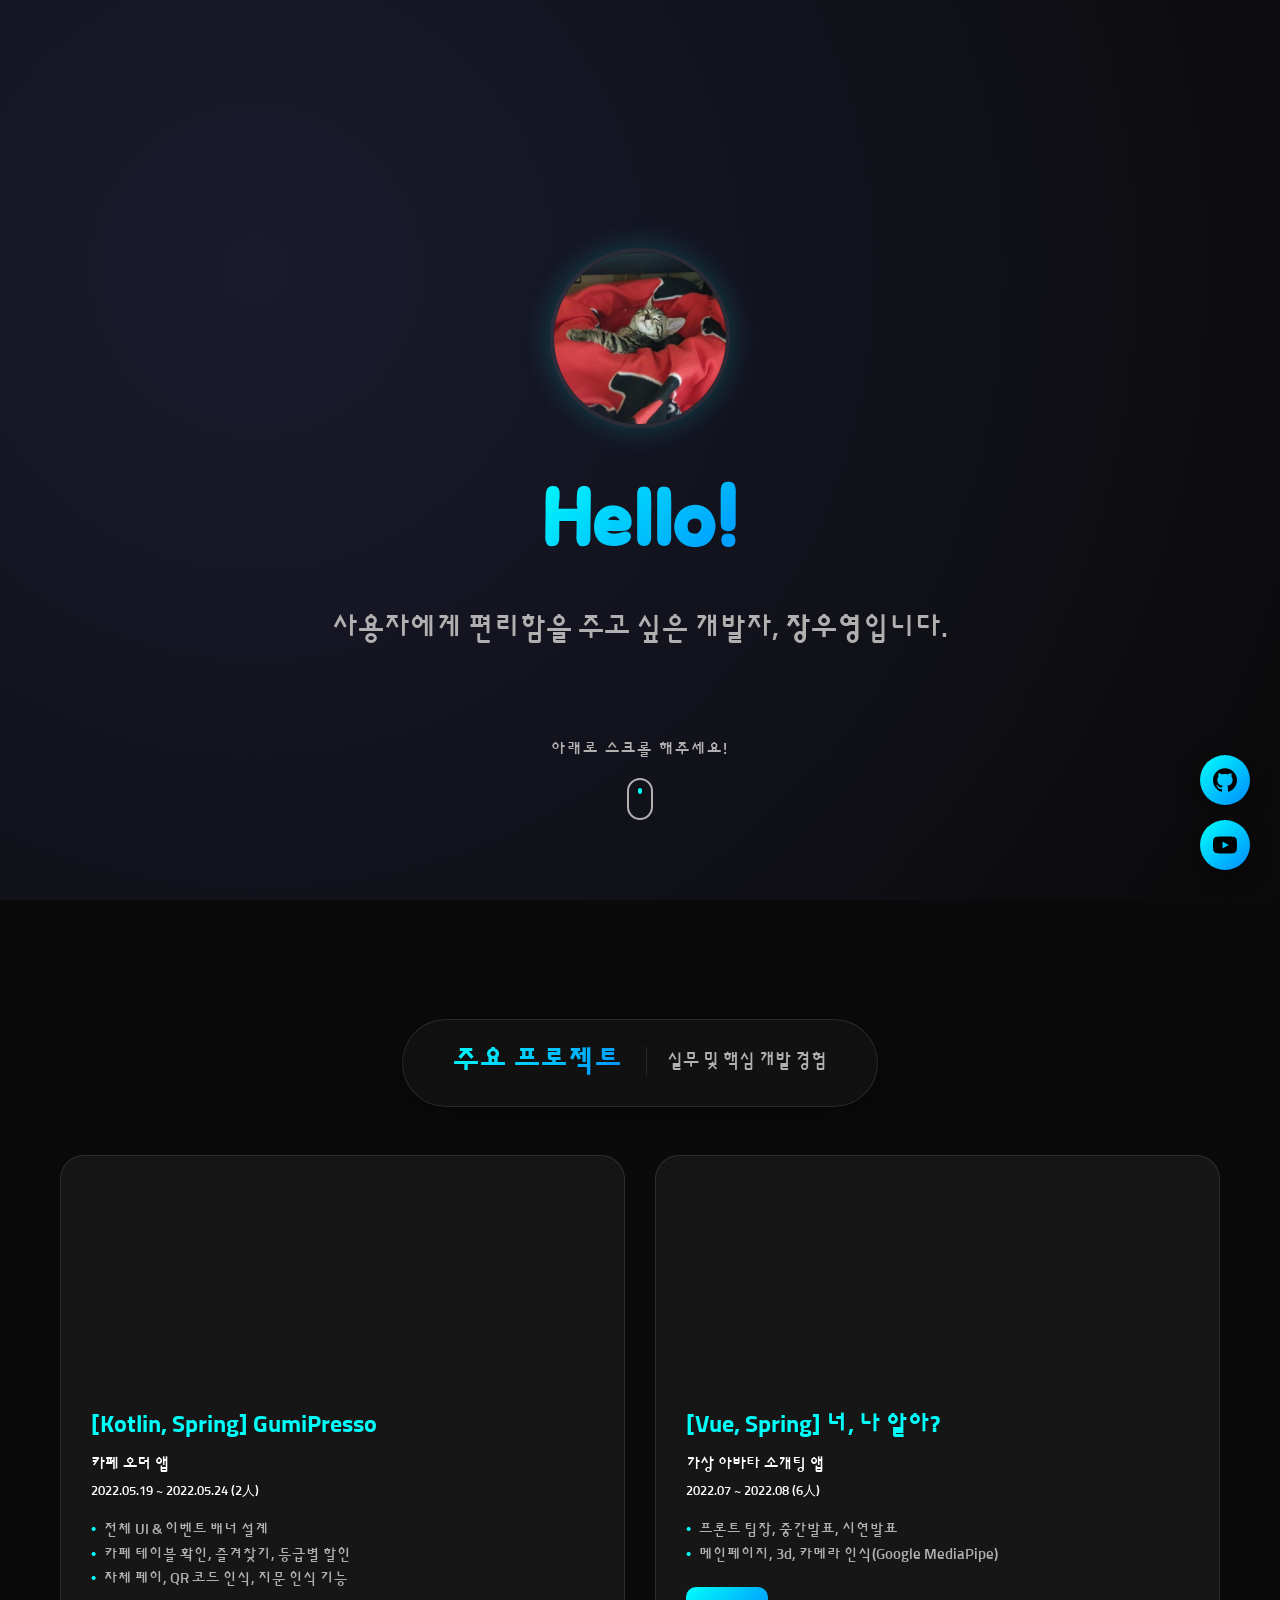
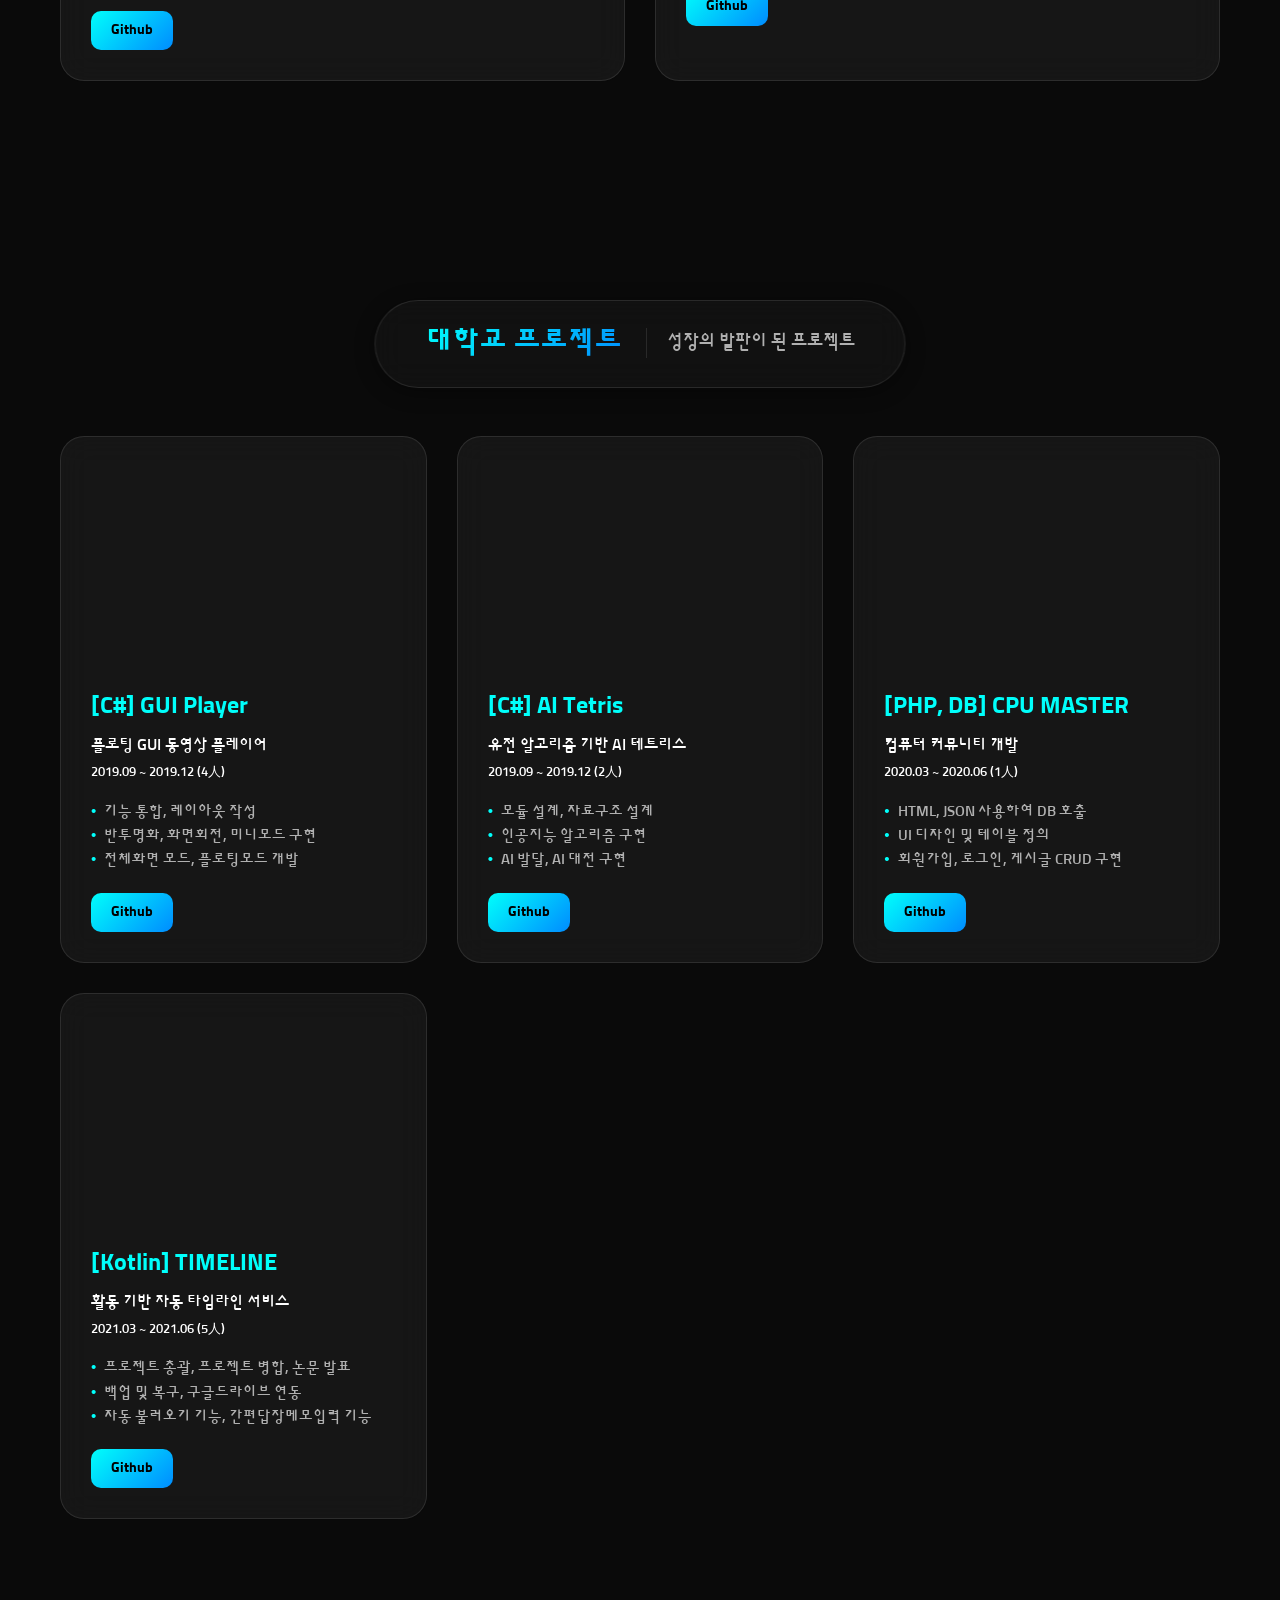
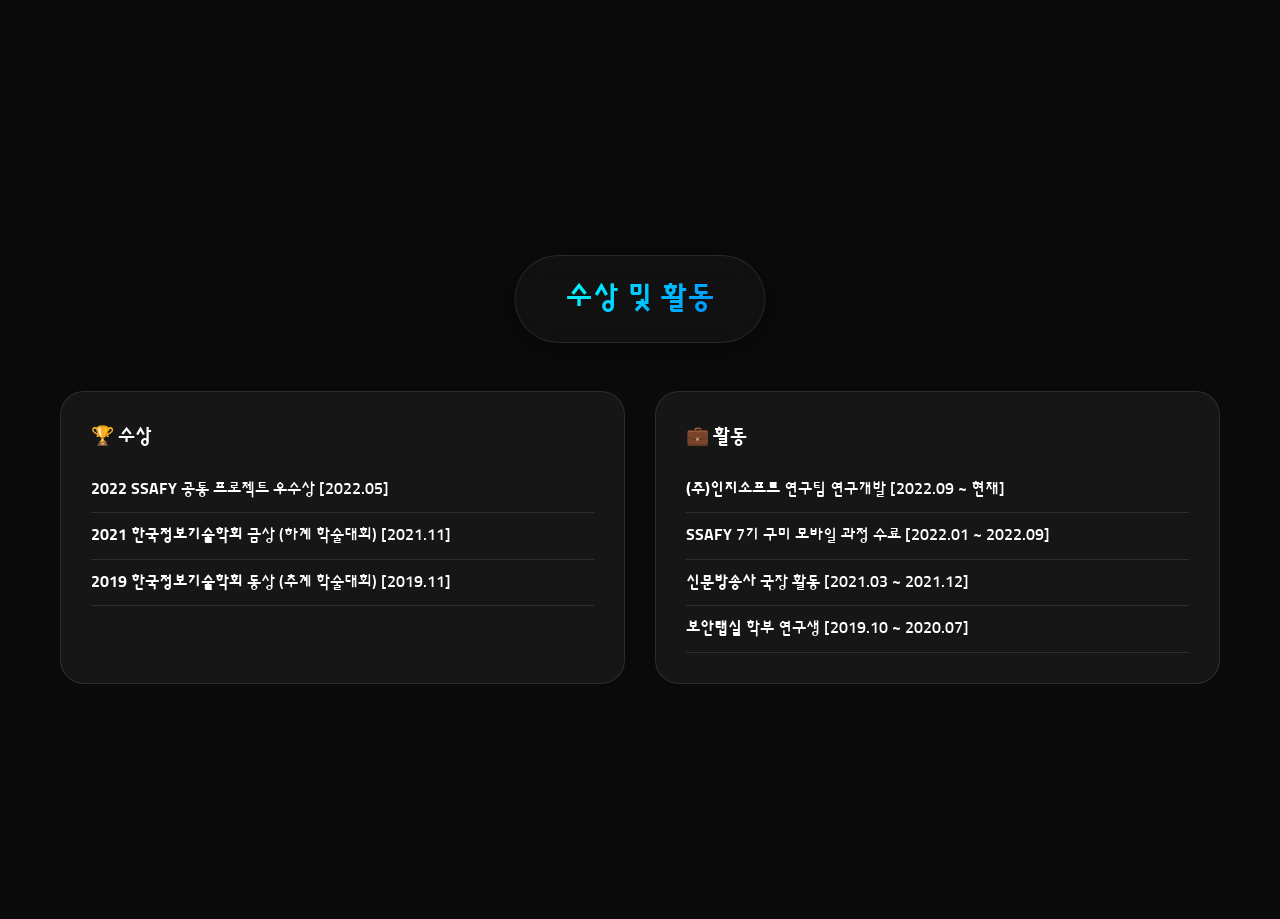
<file: index.html>
<!DOCTYPE html>
<html lang="ko">
<head>
    <meta charset="UTF-8">
    <meta name="viewport" content="width=device-width, initial-scale=1.0">
    <title>장우영 포트폴리오 | Android & Web Developer</title>
    
    <!-- Fonts -->
    <link rel="preconnect" href="https://fonts.googleapis.com">
    <link rel="preconnect" href="https://fonts.gstatic.com" crossorigin>
    <link href="https://fonts.googleapis.com/css2?family=Jua&family=Sunflower:wght@300;500;700&display=swap" rel="stylesheet">
    
    <link rel="stylesheet" href="style.css">
    <link rel="icon" href="./img/icon.jpeg" type="image/jpeg">
</head>
<body>
    <div class="bg-overlay"></div>

    <main class="container">
        <!-- Hero Section -->
        <section id="home" class="hero">
            <div class="hero-content">
                <img src="./img/icon.jpeg" alt="장우영 프로필" class="profile-img fade-in">
                <h2 class="fade-in">Hello!</h2>
                <p class="fade-in">사용자에게 편리함을 주고 싶은 개발자, <strong>장우영</strong>입니다.</p>
                <div class="scroll-indicator">
                    <span>아래로 스크롤 해주세요!</span>
                    <div class="mouse"></div>
                </div>
            </div>
        </section>

        <!-- Projects Section -->
        <section id="projects">
            <div class="section-title">
                <h2>주요 프로젝트</h2>
                <p>실무 및 핵심 개발 경험</p>
            </div>
            
            <div class="grid">
                <!-- GumiPresso -->
                <div class="glass-card project-card">
                    <div class="project-img">
                        <video autoplay loop muted playsinline>
                            <source src="./img/img_2_5.mp4" type="video/mp4">
                        </video>
                    </div>
                    <div class="project-info">
                        <h3>[Kotlin, Spring] GumiPresso</h3>
                        <p class="project-desc">카페 오더 앱<br><small>2022.05.19 ~ 2022.05.24 (2人)</small></p>
                        <ul class="role-list">
                            <li>전체 UI & 이벤트 배너 설계</li>
                            <li>카페 테이블 확인, 즐겨찾기, 등급별 할인</li>
                            <li>자체 페이, QR 코드 인식, 지문 인식 기능</li>
                        </ul>
                        <a href="https://github.com/Nelef/CafeOrderApp.GumiPresso" class="btn-link">Github</a>
                    </div>
                </div>

                <!-- 너, 나 알아? -->
                <div class="glass-card project-card">
                    <div class="project-img">
                        <video autoplay loop muted playsinline>
                            <source src="./img/img_2_6.mp4" type="video/mp4">
                        </video>
                    </div>
                    <div class="project-info">
                        <h3>[Vue, Spring] 너, 나 알아?</h3>
                        <p class="project-desc">가상 아바타 소개팅 앱<br><small>2022.07 ~ 2022.08 (6人)</small></p>
                        <ul class="role-list">
                            <li>프론트 팀장, 중간발표, 시연발표</li>
                            <li>메인페이지, 3d, 카메라 인식(Google MediaPipe)</li>
                        </ul>
                        <a href="https://github.com/Nelef/UKnowMe" class="btn-link">Github</a>
                    </div>
                </div>

            </div>
        </section>

        <!-- University Projects Section -->
        <section id="university">
            <div class="section-title">
                <h2>대학교 프로젝트</h2>
                <p>성장의 발판이 된 프로젝트</p>
            </div>
            
            <div class="grid">
                <!-- GUI Player -->
                <div class="glass-card project-card">
                    <div class="project-img">
                        <video autoplay loop muted playsinline>
                            <source src="./img/img_2_1.mp4" type="video/mp4">
                        </video>
                    </div>
                    <div class="project-info">
                        <h3>[C#] GUI Player</h3>
                        <p class="project-desc">플로팅 GUI 동영상 플레이어<br><small>2019.09 ~ 2019.12 (4人)</small></p>
                        <ul class="role-list">
                            <li>기능 통합, 레이아웃 작성</li>
                            <li>반투명화, 화면회전, 미니모드 구현</li>
                            <li>전체화면 모드, 플로팅모드 개발</li>
                        </ul>
                        <a href="https://github.com/Nelef/GUI_Player" class="btn-link">Github</a>
                    </div>
                </div>

                <!-- AI Tetris -->
                <div class="glass-card project-card">
                    <div class="project-img">
                        <video autoplay loop muted playsinline>
                            <source src="./img/img_2_2.mp4" type="video/mp4">
                        </video>
                    </div>
                    <div class="project-info">
                        <h3>[C#] AI Tetris</h3>
                        <p class="project-desc">유전 알고리즘 기반 AI 테트리스<br><small>2019.09 ~ 2019.12 (2人)</small></p>
                        <ul class="role-list">
                            <li>모듈 설계, 자료구조 설계</li>
                            <li>인공지능 알고리즘 구현</li>
                            <li>AI 발달, AI 대전 구현</li>
                        </ul>
                        <a href="https://github.com/Nelef/AI_Tetris-genetic_algorithm" class="btn-link">Github</a>
                    </div>
                </div>

                <!-- CPU MASTER -->
                <div class="glass-card project-card">
                    <div class="project-img">
                        <video autoplay loop muted playsinline>
                            <source src="./img/img_2_3.mp4" type="video/mp4">
                        </video>
                    </div>
                    <div class="project-info">
                        <h3>[PHP, DB] CPU MASTER</h3>
                        <p class="project-desc">컴퓨터 커뮤니티 개발<br><small>2020.03 ~ 2020.06 (1人)</small></p>
                        <ul class="role-list">
                            <li>HTML, JSON 사용하여 DB 호출</li>
                            <li>UI 디자인 및 테이블 정의</li>
                            <li>회원가입, 로그인, 게시글 CRUD 구현</li>
                        </ul>
                        <a href="https://github.com/Nelef/cpumaster" class="btn-link">Github</a>
                    </div>
                </div>

                <!-- TIMELINE -->
                <div class="glass-card project-card">
                    <div class="project-img">
                        <video autoplay loop muted playsinline>
                            <source src="./img/img_2_4.mp4" type="video/mp4">
                        </video>
                    </div>
                    <div class="project-info">
                        <h3>[Kotlin] TIMELINE</h3>
                        <p class="project-desc">활동 기반 자동 타임라인 서비스<br><small>2021.03 ~ 2021.06 (5人)</small></p>
                        <ul class="role-list">
                            <li>프로젝트 총괄, 프로젝트 병합, 논문 발표</li>
                            <li>백업 및 복구, 구글드라이브 연동</li>
                            <li>자동 불러오기 기능, 간편답장메모입력 기능</li>
                        </ul>
                        <a href="https://github.com/Nelef/university_project" class="btn-link">Github</a>
                    </div>
                </div>
            </div>
        </section>

        <!-- Awards & Activities -->
        <section id="activities">
            <div class="section-title">
                <h2>수상 및 활동</h2>
            </div>
            <div class="activities-grid">
                <div class="glass-card">
                    <h3>🏆 수상</h3>
                    <ul class="activity-list">
                        <li><strong>2022 SSAFY</strong> 공통 프로젝트 우수상 [2022.05]</li>
                        <li><strong>2021 한국정보기술학회</strong> 금상 (하계 학술대회) [2021.11]</li>
                        <li><strong>2019 한국정보기술학회</strong> 동상 (추계 학술대회) [2019.11]</li>
                    </ul>
                </div>
                <div class="glass-card">
                    <h3>💼 활동</h3>
                    <ul class="activity-list">
                        <li><strong>(주)인지소프트</strong> 연구팀 연구개발 [2022.09 ~ 현재]</li>
                        <li><strong>SSAFY</strong> 7기 구미 모바일 과정 수료 [2022.01 ~ 2022.09]</li>
                        <li><strong>신문방송사</strong> 국장 활동 [2021.03 ~ 2021.12]</li>
                        <li><strong>보안랩실</strong> 학부 연구생 [2019.10 ~ 2020.07]</li>
                    </ul>
                </div>
            </div>
        </section>
    </main>

    <!-- Social Floating Links -->
    <div class="floating-social">
        <a href="https://github.com/Nelef" target="_blank" title="GitHub">
            <svg viewBox="0 0 24 24" fill="currentColor"><path d="M12 .297c-6.63 0-12 5.373-12 12 0 5.303 3.438 9.8 8.205 11.385.6.113.82-.258.82-.577 0-.285-.01-1.04-.015-2.04-3.338.724-4.042-1.61-4.042-1.61C4.422 18.07 3.633 17.7 3.633 17.7c-1.087-.744.084-.729.084-.729 1.205.084 1.838 1.236 1.838 1.236 1.07 1.835 2.809 1.305 3.495.998.108-.776.417-1.305.76-1.605-2.665-.3-5.466-1.332-5.466-5.93 0-1.31.465-2.38 1.235-3.22-.135-.303-.54-1.523.105-3.176 0 0 1.005-.322 3.3 1.23.96-.267 1.98-.399 3-.405 1.02.006 2.04.138 3 .405 2.28-1.552 3.285-1.23 3.285-1.23.645 1.653.24 2.873.12 3.176.765.84 1.23 1.91 1.23 3.22 0 4.61-2.805 5.625-5.475 5.92.42.36.81 1.096.81 2.22 0 1.606-.015 2.896-.015 3.286 0 .315.21.69.825.57C20.565 22.092 24 17.592 24 12.297c0-6.627-5.373-12-12-12"/></svg>
        </a>
        <a href="https://www.youtube.com/user/imonelefting" target="_blank" title="YouTube">
            <svg viewBox="0 0 24 24" fill="currentColor"><path d="M23.498 6.186a3.016 3.016 0 0 0-2.122-2.136C19.505 3.545 12 3.545 12 3.545s-7.505 0-9.377.505A3.017 3.017 0 0 0 .502 6.186C0 8.07 0 12 0 12s0 3.93.502 5.814a3.016 3.016 0 0 0 2.122 2.136c1.871.505 9.376.505 9.376.505s7.505 0 9.377-.505a3.015 3.015 0 0 0 2.122-2.136C24 15.93 24 12 24 12s0-3.93-.502-5.814zM9.545 15.568V8.432L15.818 12l-6.273 3.568z"/></svg>
        </a>
    </div>

    <script>
        document.addEventListener('DOMContentLoaded', () => {
            const sections = document.querySelectorAll('section');
            
            const handleScroll = () => {
                sections.forEach(section => {
                    const title = section.querySelector('.section-title');
                    if (!title) return;
                    
                    const rect = section.getBoundingClientRect();
                    
                    // 떨림(Flickering) 방지를 위한 Hysteresis(이력 현상) 로직 적용
                    // 높이가 변하면서 스크롤 좌표가 미세하게 요동치는 것을 방지하기 위해
                    // 클래스를 추가하는 기준점과 제거하는 기준점에 10px 이상의 여유(차이)를 줍니다.
                    if (!title.classList.contains('is-pinned') && rect.top <= -100) {
                        title.classList.add('is-pinned');
                    } else if (title.classList.contains('is-pinned') && rect.top > -85) {
                        title.classList.remove('is-pinned');
                    }
                });
            };

            window.addEventListener('scroll', handleScroll, { passive: true });
            handleScroll(); // 초기 상태 반영
        });
    </script>
</body>
</html>
</file>
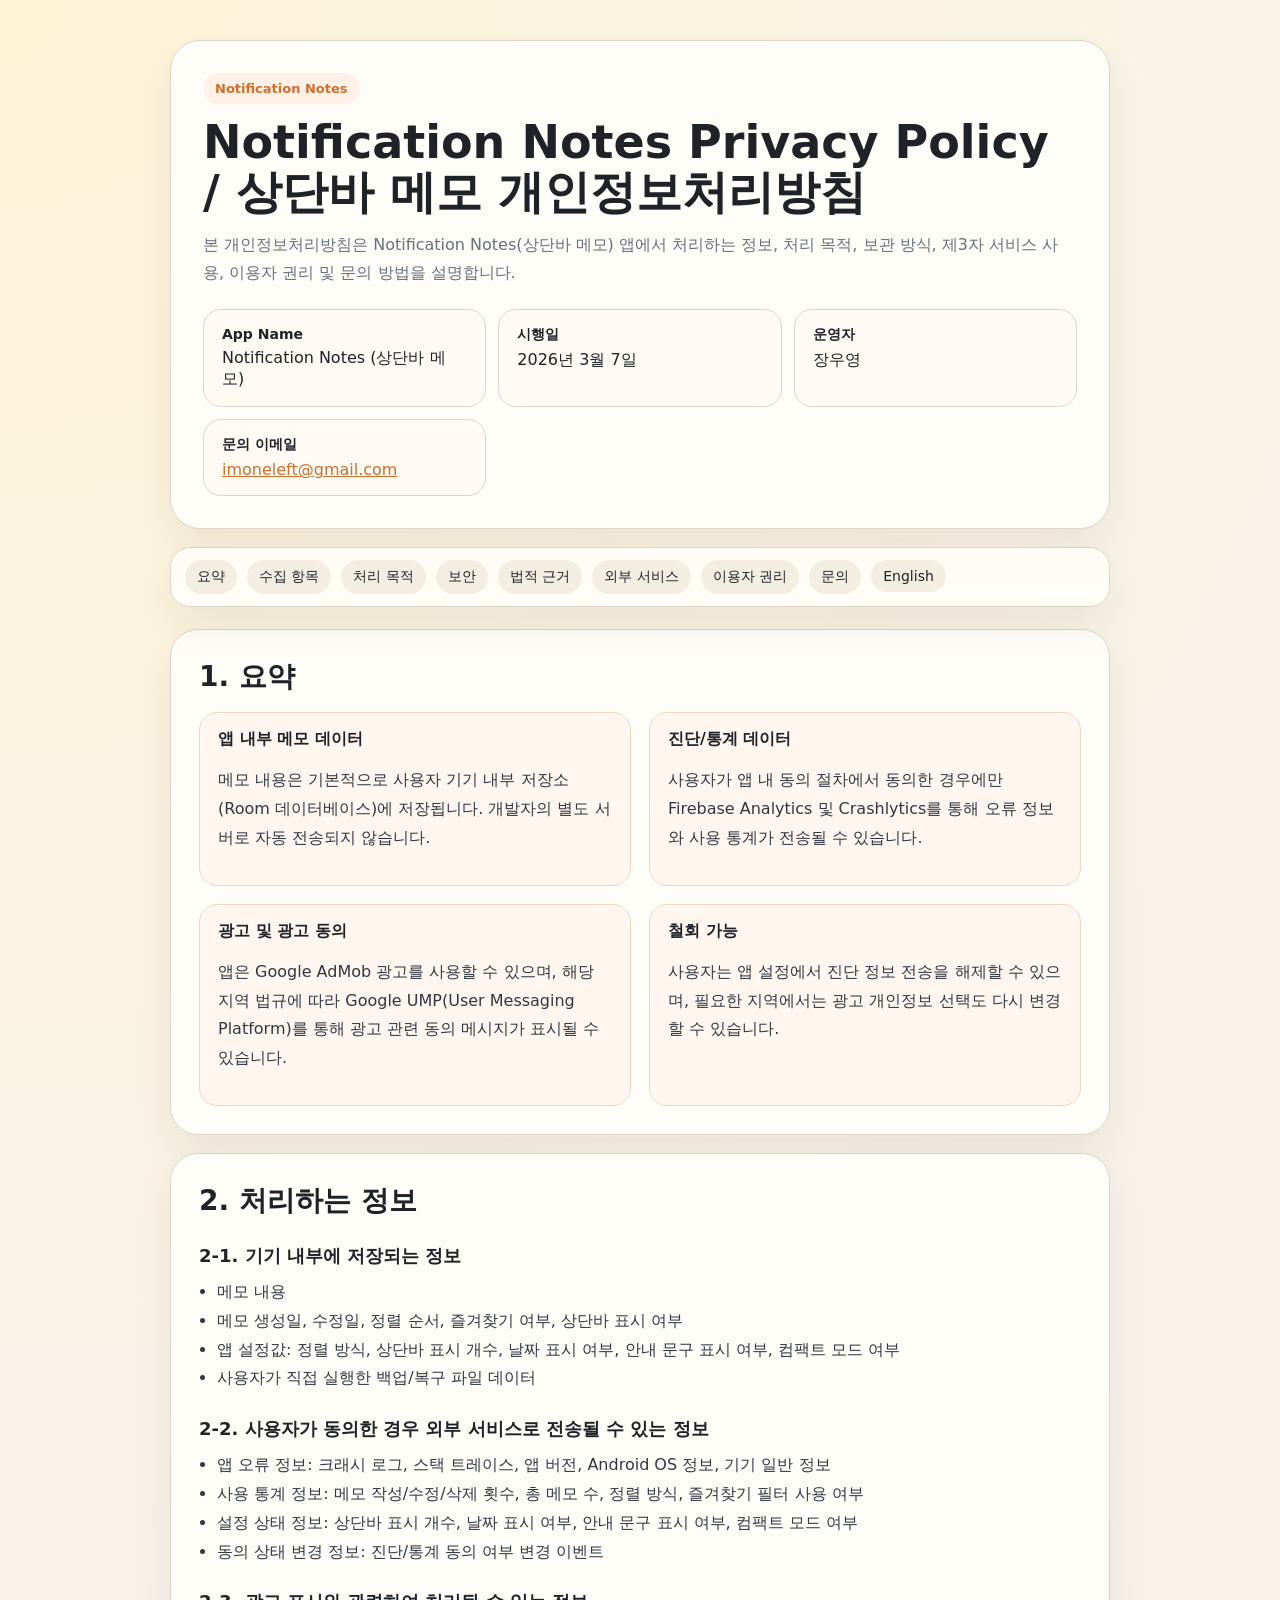
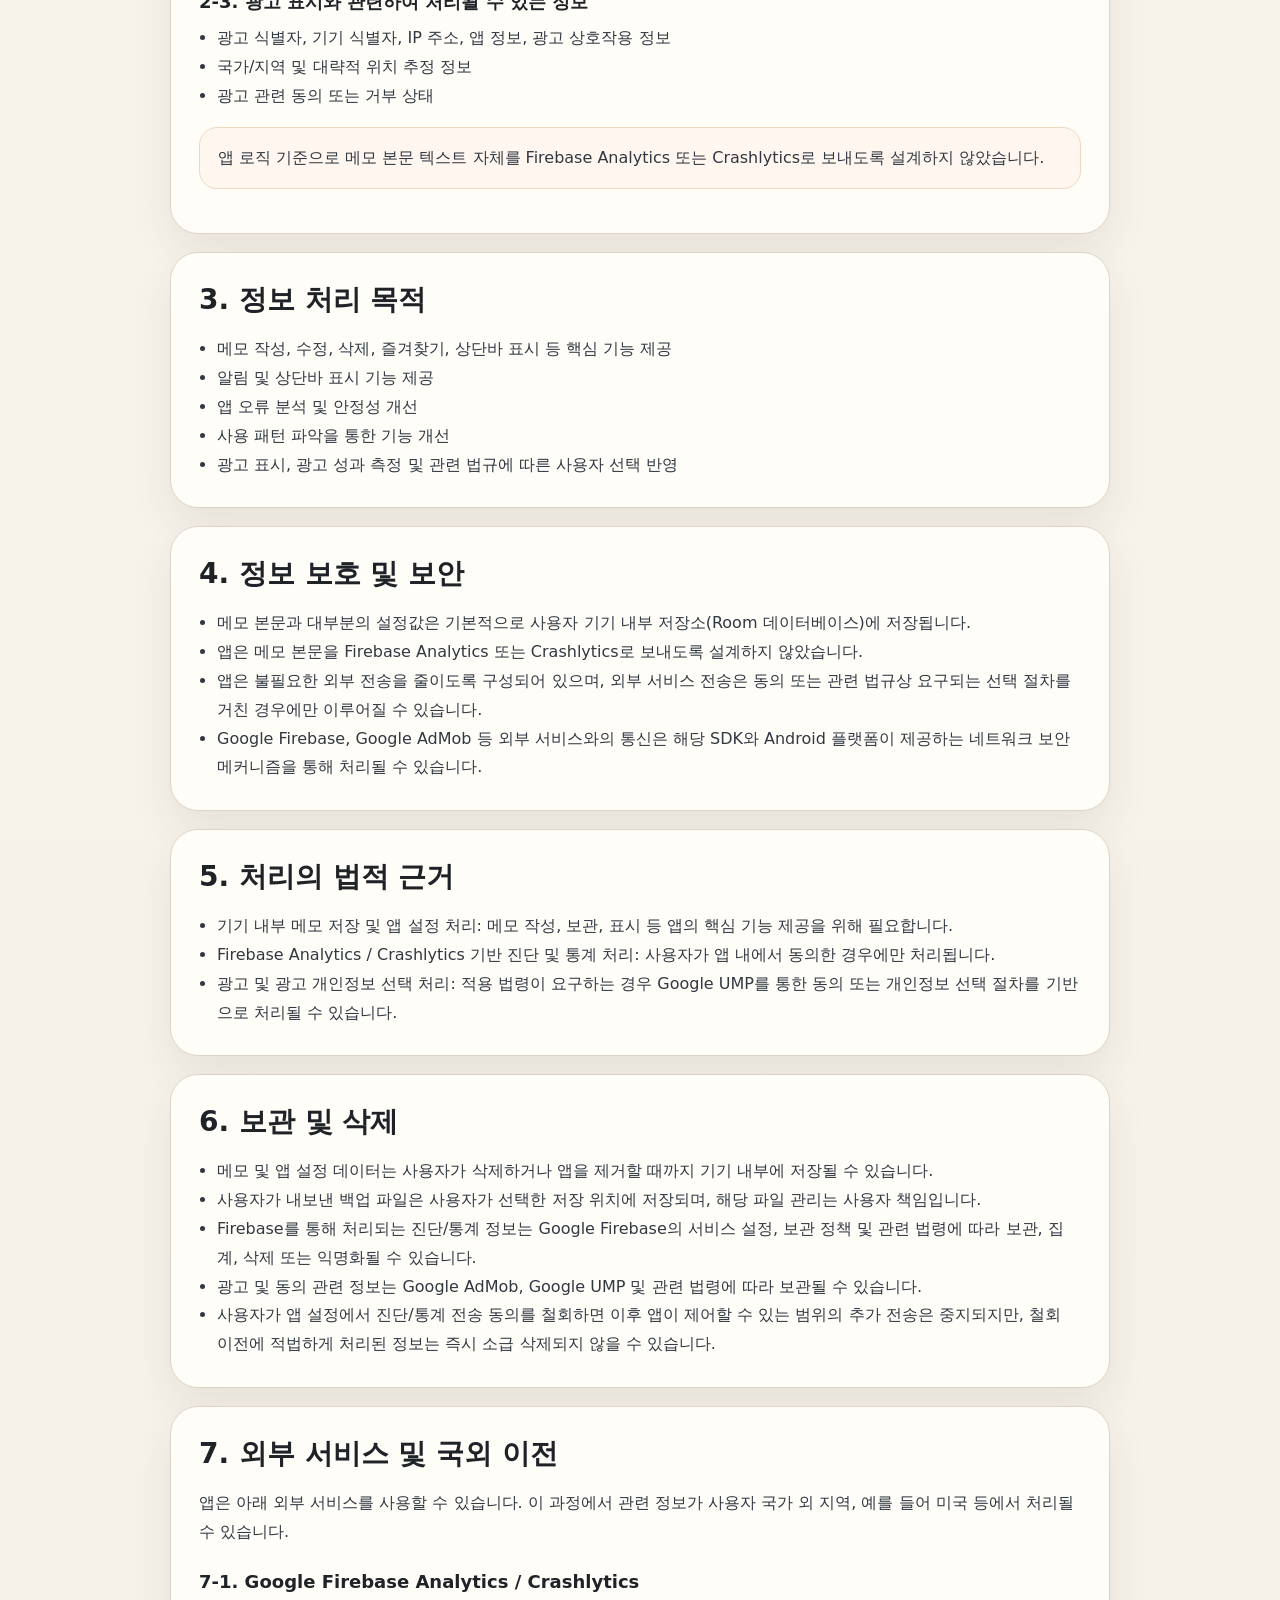
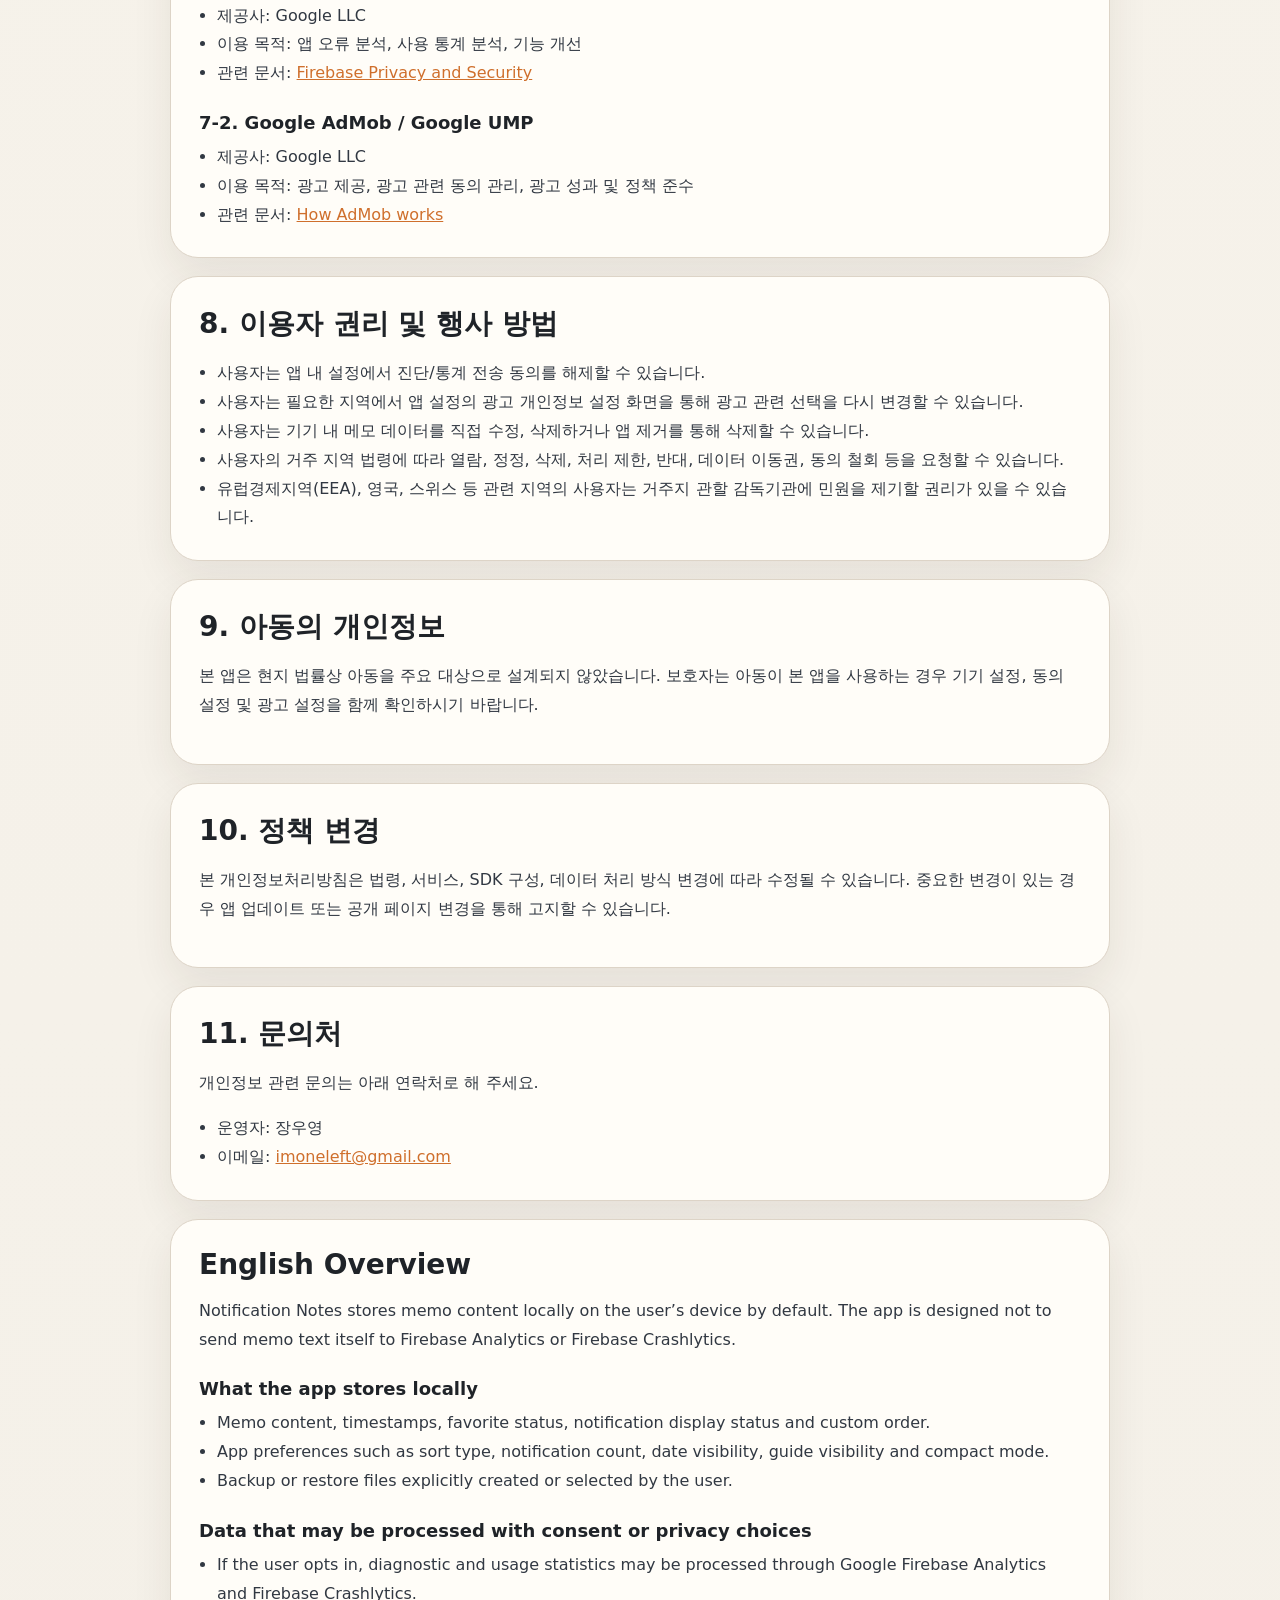
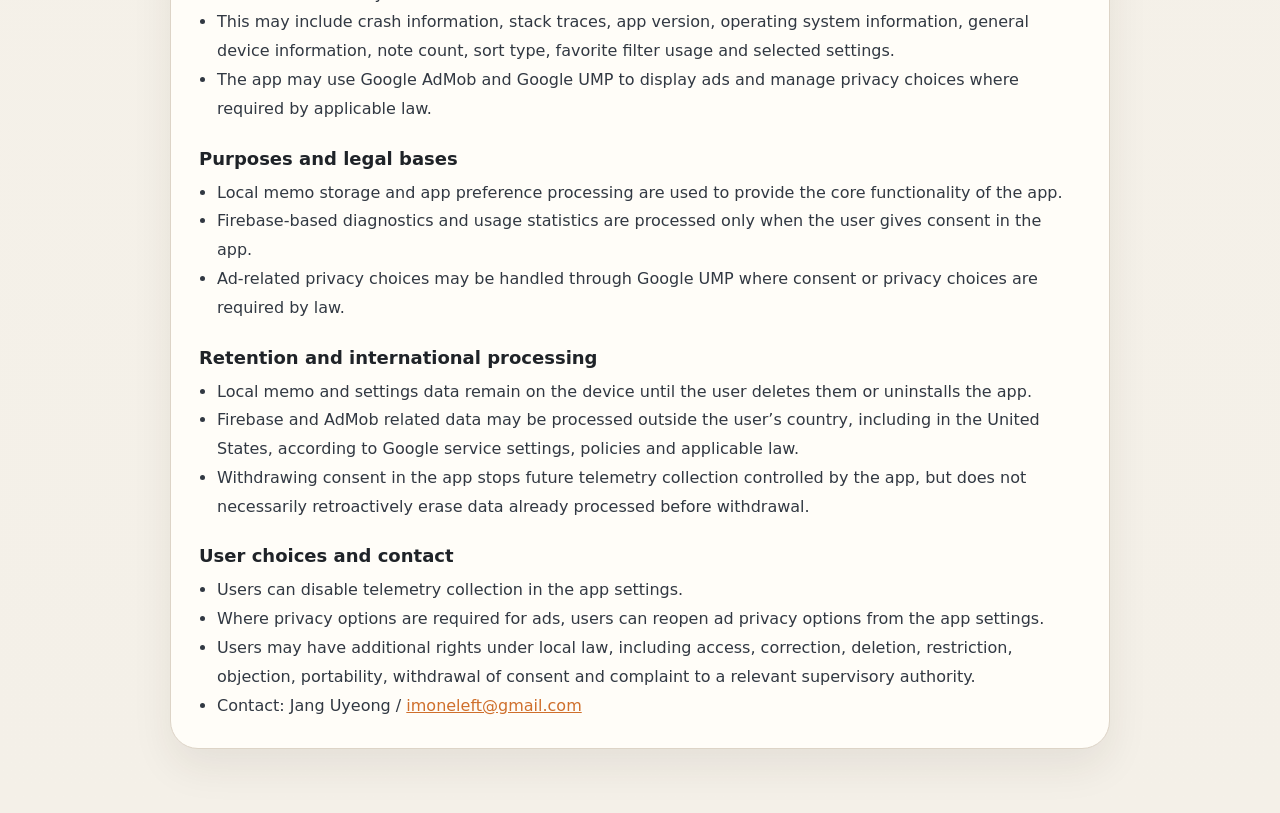
<file: docs/apps/notification-notes/privacy/index.html>
<!doctype html>
<html lang="ko">
<head>
  <meta charset="utf-8">
  <meta name="viewport" content="width=device-width, initial-scale=1">
  <title>Notification Notes Privacy Policy</title>
  <meta name="description" content="Privacy Policy for Notification Notes">
  <style>
    :root {
      color-scheme: light;
      --bg: #f4f0e8;
      --panel: #fffdf8;
      --text: #1f2328;
      --muted: #67707b;
      --line: #ddd4c7;
      --accent: #cf6f2c;
      --accent-soft: #fff1e7;
      --shadow: 0 18px 40px rgba(56, 39, 20, 0.08);
    }

    * { box-sizing: border-box; }

    html { scroll-behavior: smooth; }

    body {
      margin: 0;
      font-family: "Pretendard", "Noto Sans KR", system-ui, sans-serif;
      background:
        radial-gradient(circle at top left, #fff4d8 0, transparent 28%),
        linear-gradient(180deg, #f8f4ec 0%, var(--bg) 100%);
      color: var(--text);
    }

    a { color: var(--accent); }

    .wrap {
      max-width: 980px;
      margin: 0 auto;
      padding: 28px 20px 64px;
    }

    .hero {
      margin-top: 12px;
      padding: 32px;
      border: 1px solid var(--line);
      border-radius: 30px;
      background: var(--panel);
      box-shadow: var(--shadow);
    }

    .eyebrow {
      display: inline-block;
      margin-bottom: 14px;
      padding: 8px 12px;
      border-radius: 999px;
      background: var(--accent-soft);
      color: var(--accent);
      font-size: 13px;
      font-weight: 700;
    }

    h1 {
      margin: 0 0 14px;
      font-size: clamp(30px, 5vw, 46px);
      line-height: 1.08;
    }

    .hero p {
      margin: 0;
      color: var(--muted);
      line-height: 1.75;
    }

    .meta {
      display: grid;
      gap: 12px;
      margin-top: 22px;
      grid-template-columns: repeat(auto-fit, minmax(220px, 1fr));
    }

    .meta-card {
      padding: 16px 18px;
      border-radius: 18px;
      border: 1px solid var(--line);
      background: #fffaf3;
    }

    .meta-card strong {
      display: block;
      margin-bottom: 6px;
      font-size: 14px;
    }

    nav {
      position: sticky;
      top: 0;
      z-index: 10;
      margin: 18px 0 22px;
      padding: 12px 14px;
      border: 1px solid var(--line);
      border-radius: 20px;
      background: rgba(255, 253, 248, 0.92);
      backdrop-filter: blur(10px);
      box-shadow: var(--shadow);
    }

    nav ul {
      display: flex;
      flex-wrap: wrap;
      gap: 10px;
      list-style: none;
      padding: 0;
      margin: 0;
    }

    nav a {
      display: inline-block;
      padding: 8px 12px;
      border-radius: 999px;
      text-decoration: none;
      color: var(--text);
      background: #f4ede2;
      font-size: 14px;
    }

    .section {
      margin-top: 18px;
      padding: 28px;
      border: 1px solid var(--line);
      border-radius: 28px;
      background: var(--panel);
      box-shadow: var(--shadow);
    }

    .section h2 {
      margin: 0 0 16px;
      font-size: 28px;
    }

    .section h3 {
      margin: 24px 0 10px;
      font-size: 18px;
    }

    .section p,
    .section li {
      color: #313842;
      line-height: 1.8;
    }

    .section ul {
      margin: 10px 0 0;
      padding-left: 18px;
    }

    .note {
      padding: 16px 18px;
      border-radius: 18px;
      background: #fff7ef;
      border: 1px solid #f0d8c0;
    }

    .split {
      display: grid;
      gap: 18px;
      grid-template-columns: 1fr;
    }

    @media (min-width: 860px) {
      .split {
        grid-template-columns: 1fr 1fr;
      }
    }
  </style>
</head>
<body>
  <div class="wrap">
    <header class="hero">
      <span class="eyebrow">Notification Notes</span>
      <h1>Notification Notes Privacy Policy / 상단바 메모 개인정보처리방침</h1>
      <p>
        본 개인정보처리방침은 Notification Notes(상단바 메모) 앱에서 처리하는 정보, 처리 목적, 보관 방식,
        제3자 서비스 사용, 이용자 권리 및 문의 방법을 설명합니다.
      </p>
      <div class="meta">
        <div class="meta-card">
          <strong>App Name</strong>
          Notification Notes (상단바 메모)
        </div>
        <div class="meta-card">
          <strong>시행일</strong>
          2026년 3월 7일
        </div>
        <div class="meta-card">
          <strong>운영자</strong>
          장우영
        </div>
        <div class="meta-card">
          <strong>문의 이메일</strong>
          <a href="mailto:imoneleft@gmail.com">imoneleft@gmail.com</a>
        </div>
      </div>
    </header>

    <nav aria-label="policy navigation">
      <ul>
        <li><a href="#ko-summary">요약</a></li>
        <li><a href="#ko-data">수집 항목</a></li>
        <li><a href="#ko-purpose">처리 목적</a></li>
        <li><a href="#ko-security">보안</a></li>
        <li><a href="#ko-legal-basis">법적 근거</a></li>
        <li><a href="#ko-third-party">외부 서비스</a></li>
        <li><a href="#ko-rights">이용자 권리</a></li>
        <li><a href="#ko-contact">문의</a></li>
        <li><a href="#en">English</a></li>
      </ul>
    </nav>

    <section id="ko-summary" class="section">
      <h2>1. 요약</h2>
      <div class="split">
        <div class="note">
          <strong>앱 내부 메모 데이터</strong>
          <p>
            메모 내용은 기본적으로 사용자 기기 내부 저장소(Room 데이터베이스)에 저장됩니다.
            개발자의 별도 서버로 자동 전송되지 않습니다.
          </p>
        </div>
        <div class="note">
          <strong>진단/통계 데이터</strong>
          <p>
            사용자가 앱 내 동의 절차에서 동의한 경우에만 Firebase Analytics 및 Crashlytics를 통해
            오류 정보와 사용 통계가 전송될 수 있습니다.
          </p>
        </div>
      </div>
      <div class="split" style="margin-top: 18px;">
        <div class="note">
          <strong>광고 및 광고 동의</strong>
          <p>
            앱은 Google AdMob 광고를 사용할 수 있으며, 해당 지역 법규에 따라 Google UMP(User Messaging Platform)를
            통해 광고 관련 동의 메시지가 표시될 수 있습니다.
          </p>
        </div>
        <div class="note">
          <strong>철회 가능</strong>
          <p>
            사용자는 앱 설정에서 진단 정보 전송을 해제할 수 있으며, 필요한 지역에서는 광고 개인정보 선택도 다시 변경할 수 있습니다.
          </p>
        </div>
      </div>
    </section>

    <section id="ko-data" class="section">
      <h2>2. 처리하는 정보</h2>

      <h3>2-1. 기기 내부에 저장되는 정보</h3>
      <ul>
        <li>메모 내용</li>
        <li>메모 생성일, 수정일, 정렬 순서, 즐겨찾기 여부, 상단바 표시 여부</li>
        <li>앱 설정값: 정렬 방식, 상단바 표시 개수, 날짜 표시 여부, 안내 문구 표시 여부, 컴팩트 모드 여부</li>
        <li>사용자가 직접 실행한 백업/복구 파일 데이터</li>
      </ul>

      <h3>2-2. 사용자가 동의한 경우 외부 서비스로 전송될 수 있는 정보</h3>
      <ul>
        <li>앱 오류 정보: 크래시 로그, 스택 트레이스, 앱 버전, Android OS 정보, 기기 일반 정보</li>
        <li>사용 통계 정보: 메모 작성/수정/삭제 횟수, 총 메모 수, 정렬 방식, 즐겨찾기 필터 사용 여부</li>
        <li>설정 상태 정보: 상단바 표시 개수, 날짜 표시 여부, 안내 문구 표시 여부, 컴팩트 모드 여부</li>
        <li>동의 상태 변경 정보: 진단/통계 동의 여부 변경 이벤트</li>
      </ul>

      <h3>2-3. 광고 표시와 관련하여 처리될 수 있는 정보</h3>
      <ul>
        <li>광고 식별자, 기기 식별자, IP 주소, 앱 정보, 광고 상호작용 정보</li>
        <li>국가/지역 및 대략적 위치 추정 정보</li>
        <li>광고 관련 동의 또는 거부 상태</li>
      </ul>

      <p class="note">
        앱 로직 기준으로 메모 본문 텍스트 자체를 Firebase Analytics 또는 Crashlytics로 보내도록 설계하지 않았습니다.
      </p>
    </section>

    <section id="ko-purpose" class="section">
      <h2>3. 정보 처리 목적</h2>
      <ul>
        <li>메모 작성, 수정, 삭제, 즐겨찾기, 상단바 표시 등 핵심 기능 제공</li>
        <li>알림 및 상단바 표시 기능 제공</li>
        <li>앱 오류 분석 및 안정성 개선</li>
        <li>사용 패턴 파악을 통한 기능 개선</li>
        <li>광고 표시, 광고 성과 측정 및 관련 법규에 따른 사용자 선택 반영</li>
      </ul>
    </section>

    <section id="ko-security" class="section">
      <h2>4. 정보 보호 및 보안</h2>
      <ul>
        <li>메모 본문과 대부분의 설정값은 기본적으로 사용자 기기 내부 저장소(Room 데이터베이스)에 저장됩니다.</li>
        <li>앱은 메모 본문을 Firebase Analytics 또는 Crashlytics로 보내도록 설계하지 않았습니다.</li>
        <li>앱은 불필요한 외부 전송을 줄이도록 구성되어 있으며, 외부 서비스 전송은 동의 또는 관련 법규상 요구되는 선택 절차를 거친 경우에만 이루어질 수 있습니다.</li>
        <li>Google Firebase, Google AdMob 등 외부 서비스와의 통신은 해당 SDK와 Android 플랫폼이 제공하는 네트워크 보안 메커니즘을 통해 처리될 수 있습니다.</li>
      </ul>
    </section>

    <section id="ko-legal-basis" class="section">
      <h2>5. 처리의 법적 근거</h2>
      <ul>
        <li>기기 내부 메모 저장 및 앱 설정 처리: 메모 작성, 보관, 표시 등 앱의 핵심 기능 제공을 위해 필요합니다.</li>
        <li>Firebase Analytics / Crashlytics 기반 진단 및 통계 처리: 사용자가 앱 내에서 동의한 경우에만 처리됩니다.</li>
        <li>광고 및 광고 개인정보 선택 처리: 적용 법령이 요구하는 경우 Google UMP를 통한 동의 또는 개인정보 선택 절차를 기반으로 처리될 수 있습니다.</li>
      </ul>
    </section>

    <section class="section">
      <h2>6. 보관 및 삭제</h2>
      <ul>
        <li>메모 및 앱 설정 데이터는 사용자가 삭제하거나 앱을 제거할 때까지 기기 내부에 저장될 수 있습니다.</li>
        <li>사용자가 내보낸 백업 파일은 사용자가 선택한 저장 위치에 저장되며, 해당 파일 관리는 사용자 책임입니다.</li>
        <li>Firebase를 통해 처리되는 진단/통계 정보는 Google Firebase의 서비스 설정, 보관 정책 및 관련 법령에 따라 보관, 집계, 삭제 또는 익명화될 수 있습니다.</li>
        <li>광고 및 동의 관련 정보는 Google AdMob, Google UMP 및 관련 법령에 따라 보관될 수 있습니다.</li>
        <li>사용자가 앱 설정에서 진단/통계 전송 동의를 철회하면 이후 앱이 제어할 수 있는 범위의 추가 전송은 중지되지만, 철회 이전에 적법하게 처리된 정보는 즉시 소급 삭제되지 않을 수 있습니다.</li>
      </ul>
    </section>

    <section id="ko-third-party" class="section">
      <h2>7. 외부 서비스 및 국외 이전</h2>
      <p>
        앱은 아래 외부 서비스를 사용할 수 있습니다. 이 과정에서 관련 정보가 사용자 국가 외 지역, 예를 들어 미국 등에서 처리될 수 있습니다.
      </p>

      <h3>7-1. Google Firebase Analytics / Crashlytics</h3>
      <ul>
        <li>제공사: Google LLC</li>
        <li>이용 목적: 앱 오류 분석, 사용 통계 분석, 기능 개선</li>
        <li>관련 문서: <a href="https://firebase.google.com/support/privacy" target="_blank" rel="noopener noreferrer">Firebase Privacy and Security</a></li>
      </ul>

      <h3>7-2. Google AdMob / Google UMP</h3>
      <ul>
        <li>제공사: Google LLC</li>
        <li>이용 목적: 광고 제공, 광고 관련 동의 관리, 광고 성과 및 정책 준수</li>
        <li>관련 문서: <a href="https://support.google.com/admob/answer/6128543" target="_blank" rel="noopener noreferrer">How AdMob works</a></li>
      </ul>
    </section>

    <section id="ko-rights" class="section">
      <h2>8. 이용자 권리 및 행사 방법</h2>
      <ul>
        <li>사용자는 앱 내 설정에서 진단/통계 전송 동의를 해제할 수 있습니다.</li>
        <li>사용자는 필요한 지역에서 앱 설정의 광고 개인정보 설정 화면을 통해 광고 관련 선택을 다시 변경할 수 있습니다.</li>
        <li>사용자는 기기 내 메모 데이터를 직접 수정, 삭제하거나 앱 제거를 통해 삭제할 수 있습니다.</li>
        <li>사용자의 거주 지역 법령에 따라 열람, 정정, 삭제, 처리 제한, 반대, 데이터 이동권, 동의 철회 등을 요청할 수 있습니다.</li>
        <li>유럽경제지역(EEA), 영국, 스위스 등 관련 지역의 사용자는 거주지 관할 감독기관에 민원을 제기할 권리가 있을 수 있습니다.</li>
      </ul>
    </section>

    <section class="section">
      <h2>9. 아동의 개인정보</h2>
      <p>
        본 앱은 현지 법률상 아동을 주요 대상으로 설계되지 않았습니다. 보호자는 아동이 본 앱을 사용하는 경우 기기 설정, 동의 설정 및 광고 설정을 함께 확인하시기 바랍니다.
      </p>
    </section>

    <section class="section">
      <h2>10. 정책 변경</h2>
      <p>
        본 개인정보처리방침은 법령, 서비스, SDK 구성, 데이터 처리 방식 변경에 따라 수정될 수 있습니다. 중요한 변경이 있는 경우 앱 업데이트 또는 공개 페이지 변경을 통해 고지할 수 있습니다.
      </p>
    </section>

    <section id="ko-contact" class="section">
      <h2>11. 문의처</h2>
      <p>
        개인정보 관련 문의는 아래 연락처로 해 주세요.
      </p>
      <ul>
        <li>운영자: 장우영</li>
        <li>이메일: <a href="mailto:imoneleft@gmail.com">imoneleft@gmail.com</a></li>
      </ul>
    </section>

    <section id="en" class="section" lang="en">
      <h2>English Overview</h2>
      <p>
        Notification Notes stores memo content locally on the user’s device by default. The app is designed not to send memo text itself to Firebase Analytics or Firebase Crashlytics.
      </p>

      <h3>What the app stores locally</h3>
      <ul>
        <li>Memo content, timestamps, favorite status, notification display status and custom order.</li>
        <li>App preferences such as sort type, notification count, date visibility, guide visibility and compact mode.</li>
        <li>Backup or restore files explicitly created or selected by the user.</li>
      </ul>

      <h3>Data that may be processed with consent or privacy choices</h3>
      <ul>
        <li>If the user opts in, diagnostic and usage statistics may be processed through Google Firebase Analytics and Firebase Crashlytics.</li>
        <li>This may include crash information, stack traces, app version, operating system information, general device information, note count, sort type, favorite filter usage and selected settings.</li>
        <li>The app may use Google AdMob and Google UMP to display ads and manage privacy choices where required by applicable law.</li>
      </ul>

      <h3>Purposes and legal bases</h3>
      <ul>
        <li>Local memo storage and app preference processing are used to provide the core functionality of the app.</li>
        <li>Firebase-based diagnostics and usage statistics are processed only when the user gives consent in the app.</li>
        <li>Ad-related privacy choices may be handled through Google UMP where consent or privacy choices are required by law.</li>
      </ul>

      <h3>Retention and international processing</h3>
      <ul>
        <li>Local memo and settings data remain on the device until the user deletes them or uninstalls the app.</li>
        <li>Firebase and AdMob related data may be processed outside the user’s country, including in the United States, according to Google service settings, policies and applicable law.</li>
        <li>Withdrawing consent in the app stops future telemetry collection controlled by the app, but does not necessarily retroactively erase data already processed before withdrawal.</li>
      </ul>

      <h3>User choices and contact</h3>
      <ul>
        <li>Users can disable telemetry collection in the app settings.</li>
        <li>Where privacy options are required for ads, users can reopen ad privacy options from the app settings.</li>
        <li>Users may have additional rights under local law, including access, correction, deletion, restriction, objection, portability, withdrawal of consent and complaint to a relevant supervisory authority.</li>
        <li>Contact: Jang Uyeong / <a href="mailto:imoneleft@gmail.com">imoneleft@gmail.com</a></li>
      </ul>
    </section>
  </div>
</body>
</html>
</file>
<file: style.css>
:root {
    --primary: #00fffb;
    --secondary: #008cff;
    --bg-dark: #0a0a0a;
    --card-bg: rgba(255, 255, 255, 0.05);
    --glass-border: rgba(255, 255, 255, 0.1);
    --text-main: #ffffff;
    --text-muted: #b0b0b0;
    --accent-gradient: linear-gradient(135deg, var(--primary), var(--secondary));
}

* {
    margin: 0;
    padding: 0;
    box-sizing: border-box;
    font-family: 'Sunflower', sans-serif;
}

body {
    background-color: var(--bg-dark);
    color: var(--text-main);
    overflow-x: hidden;
    line-height: 1.6;
    word-break: keep-all;
}

/* 배경 레이어 */
.bg-overlay {
    position: fixed;
    top: 0;
    left: 0;
    width: 100%;
    height: 100%;
    background: radial-gradient(circle at 20% 30%, #1a1a2e 0%, #0a0a0a 100%);
    z-index: -1;
}

.container {
    max-width: 1200px;
    margin: 0 auto;
    padding: 0 20px;
}

/* 스크롤바 커스텀 */
::-webkit-scrollbar {
    width: 8px;
}
::-webkit-scrollbar-track {
    background: var(--bg-dark);
}
::-webkit-scrollbar-thumb {
    background: var(--accent-gradient);
    border-radius: 10px;
}

/* 섹션 스타일 */
section {
    min-height: 100vh;
    padding: 100px 0;
    display: flex;
    flex-direction: column;
    justify-content: center;
}

.section-title {
    position: sticky;
    top: 0;
    z-index: 100;
    padding: 20px 50px; /* 알약을 더 크게 키움 */
    margin: 0 auto 50px auto;
    display: flex;
    align-items: center;
    justify-content: center;
    gap: 24px; /* 간격 더 넓힘 */
    width: fit-content;
    transition: all 0.5s cubic-bezier(0.16, 1, 0.3, 1); /* 패딩, 갭 변환 애니메이션 */
}

.section-title.is-pinned {
    padding: 12px 30px; /* Bar 형태일 때 날씬하게 줄어듦 */
    gap: 15px;
}

.section-title::before {
    content: '';
    position: absolute;
    top: 0;
    left: 50%;
    transform: translateX(-50%);
    width: 100%;
    height: 100%;
    background: rgba(20, 20, 20, 0.7);
    backdrop-filter: blur(15px);
    -webkit-backdrop-filter: blur(15px);
    border: 1px solid var(--glass-border);
    border-radius: 50px;
    z-index: -1;
    box-shadow: 0 4px 20px rgba(0, 0, 0, 0.4);
    transition: all 0.5s cubic-bezier(0.16, 1, 0.3, 1);
}

.section-title.is-pinned::before {
    position: absolute;
    top: 0;
    left: 50%;
    transform: translateX(-50%);
    width: 100vw;
    height: 100%;
    border-radius: 0;
    border-left-color: transparent;
    border-right-color: transparent;
    border-top-color: transparent;
    background: rgba(10, 10, 10, 0.95);
    box-shadow: 0 10px 30px rgba(0, 0, 0, 0.9);
}

.section-title h2,
.section-title p {
    position: relative;
    z-index: 1;
    transition: all 0.5s cubic-bezier(0.16, 1, 0.3, 1); /* 폰트 크기 변환 애니메이션 */
}

.section-title h2 {
    font-size: 1.8rem; /* 더 크게 (1.6 -> 1.8) */
    font-weight: 700;
    margin: 0;
    background: var(--accent-gradient);
    -webkit-background-clip: text;
    -webkit-text-fill-color: transparent;
    letter-spacing: 1px;
}

.section-title.is-pinned h2 {
    font-size: 1rem !important; /* Bar 형태일 때 1rem, !important 로 우선순위 강제 */
}

.section-title p {
    color: var(--text-muted);
    font-size: 1.15rem; /* 더 크게 (1.05 -> 1.15) */
    margin: 0;
    padding-left: 20px;
    border-left: 1px solid var(--glass-border);
}

.section-title.is-pinned p {
    font-size: 0.7rem !important; /* Bar 형태일 때 0.7rem */
    padding-left: 15px !important; /* 선 패딩도 조금 줄임 */
}

/* Scroll Indicator */
.scroll-indicator {
    position: absolute;
    bottom: 80px; /* 기존 50px에서 80px로 변경하여 살짝 위로 올림 */
    left: 50%;
    transform: translateX(-50%);
    display: flex;
    flex-direction: column;
    align-items: center;
    gap: 15px;
}

.scroll-indicator span {
    font-size: 1rem;
    color: var(--text-muted);
    letter-spacing: 2px;
    animation: pulse 2s infinite;
}

.mouse {
    width: 26px;
    height: 42px;
    border: 2px solid var(--text-muted);
    border-radius: 15px;
    position: relative;
}

.mouse::before {
    content: '';
    width: 4px;
    height: 6px;
    background: var(--primary);
    position: absolute;
    left: 50%;
    transform: translateX(-50%);
    top: 8px;
    border-radius: 50%;
    animation: scroll 2s infinite;
}

@keyframes scroll {
    0% { opacity: 1; top: 8px; }
    100% { opacity: 0; top: 24px; }
}

@keyframes pulse {
    0% { opacity: 0.5; }
    50% { opacity: 1; }
    100% { opacity: 0.5; }
}

/* 히어로 섹션 */
.hero {
    position: relative;
    text-align: center;
    align-items: center;
}

.hero-content {
    margin-top: 0;
    display: flex;
    flex-direction: column;
    align-items: center;
}

.profile-img {
    width: 180px;
    height: 180px;
    border-radius: 50%;
    object-fit: cover;
    margin-bottom: 30px;
    border: 4px solid var(--glass-border);
    box-shadow: 0 0 30px rgba(0, 255, 251, 0.2);
    animation: fadeInUp 1s ease-out;
}

.hero h2 {
    font-family: 'Jua', sans-serif;
    font-size: clamp(2.5rem, 10vw, 5rem);
    margin-bottom: 20px;
    background: var(--accent-gradient);
    -webkit-background-clip: text;
    -webkit-text-fill-color: transparent;
    animation: fadeInUp 1s ease-out;
}

.hero p {
    font-size: clamp(1.1rem, 4vw, 1.8rem);
    color: var(--text-muted);
    max-width: 800px;
    animation: fadeInUp 1s ease-out 0.2s backwards;
}

/* 기술 스택 태그 */
.tech-tags {
    display: flex;
    flex-wrap: wrap;
    gap: 15px;
    justify-content: center;
}

.tech-tags span {
    padding: 10px 25px;
    background: var(--card-bg);
    border: 1px solid var(--glass-border);
    border-radius: 50px;
    font-size: 1.1rem;
    transition: 0.3s;
    cursor: default;
}

.tech-tags span:hover {
    background: var(--accent-gradient);
    color: #000;
    border-color: transparent;
    transform: translateY(-5px);
}

/* 프로젝트 그리드 */
.grid {
    display: grid;
    grid-template-columns: repeat(auto-fit, minmax(320px, 1fr));
    gap: 30px;
}

.glass-card {
    background: var(--card-bg);
    backdrop-filter: blur(15px);
    -webkit-backdrop-filter: blur(15px);
    border: 1px solid var(--glass-border);
    border-radius: 24px;
    padding: 30px;
    transition: all 0.4s cubic-bezier(0.175, 0.885, 0.32, 1.275);
}

.glass-card:hover {
    transform: translateY(-15px);
    border-color: var(--primary);
    background: rgba(255, 255, 255, 0.08);
}

/* 프로젝트 카드 상세 */
.project-img {
    width: 100%;
    height: 200px;
    border-radius: 16px;
    overflow: hidden;
    margin-bottom: 20px;
}

.project-img img,
.project-img video {
    width: 100%;
    height: 100%;
    object-fit: cover;
    transition: 0.5s;
    display: block;
}

.glass-card:hover .project-img img,
.glass-card:hover .project-img video {
    transform: scale(1.1);
}

.project-info h3 {
    font-size: 1.5rem;
    color: var(--primary);
    margin-bottom: 8px;
}

.project-desc {
    font-weight: 500;
    margin-bottom: 15px;
}

.role-list {
    list-style: none;
    margin-bottom: 20px;
    font-size: 0.95rem;
    color: var(--text-muted);
}

.role-list li::before {
    content: "•";
    color: var(--primary);
    margin-right: 8px;
}

.btn-link {
    display: inline-block;
    padding: 8px 20px;
    background: var(--accent-gradient);
    color: #000;
    text-decoration: none;
    border-radius: 10px;
    font-weight: 700;
    font-size: 0.9rem;
    transition: 0.3s;
}

.btn-link:hover {
    opacity: 0.9;
    box-shadow: 0 5px 15px rgba(0, 255, 251, 0.4);
}

/* 활동 및 수상내역 */
.activities-grid {
    display: grid;
    grid-template-columns: repeat(auto-fit, minmax(300px, 1fr));
    gap: 30px;
}

.activity-list {
    list-style: none;
    margin-top: 15px;
}

.activity-list li {
    padding: 10px 0;
    border-bottom: 1px solid var(--glass-border);
}

/* 플로팅 소셜 링크 */
.floating-social {
    position: fixed;
    bottom: 30px;
    right: 30px;
    display: flex;
    flex-direction: column;
    gap: 15px;
    z-index: 100;
}

.floating-social a {
    width: 50px;
    height: 50px;
    background: var(--accent-gradient);
    color: #000;
    border-radius: 50%;
    display: flex;
    justify-content: center;
    align-items: center;
    transition: 0.3s;
    box-shadow: 0 5px 20px rgba(0,0,0,0.5);
}

.floating-social a:hover {
    transform: scale(1.2) rotate(10deg);
}

.floating-social svg {
    width: 24px;
    height: 24px;
}

/* 애니메이션 */
@keyframes fadeInUp {
    from {
        opacity: 0;
        transform: translateY(30px);
    }
    to {
        opacity: 1;
        transform: translateY(0);
    }
}

/* 모바일 대응 */
@media (max-width: 768px) {
    .section-title { top: 0; padding: 12px 25px; gap: 12px; }
    .section-title h2 { font-size: 1.3rem; }
    .section-title p { font-size: 0.9rem; padding-left: 12px; }
    .hero h2 { font-size: 3rem; }
    .glass-card { padding: 20px; }
    .floating-social { bottom: 20px; right: 20px; }
    .floating-social a { width: 45px; height: 45px; }
}
</file>
